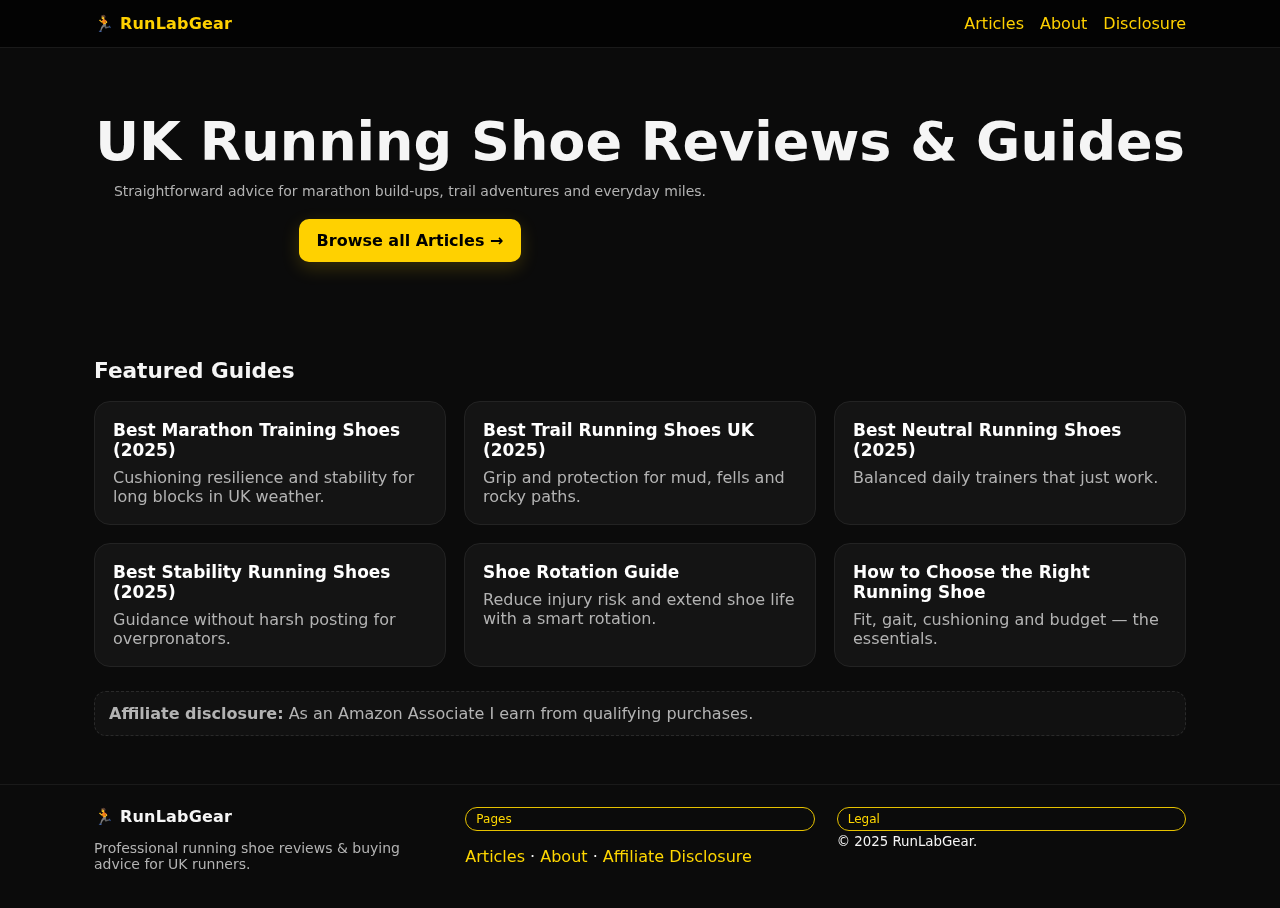
<file: index.html>
<!doctype html>
<html lang="en-GB">
<head>
  <meta charset="utf-8">
  <meta name="viewport" content="width=device-width,initial-scale=1">

  <!-- Canonical + robots -->
  <link rel="canonical" href="https://www.runlabgear.co.uk/">
  <meta name="robots" content="index,follow,max-image-preview:large">

  <!-- Basic SEO -->
  <title>RunLabGear · UK Running Shoe Reviews & Guides</title>
  <meta name="description" content="Expert UK running shoe reviews and buyer’s guides. Best marathon, trail, neutral and stability shoes for 2025, plus training tips and rotation advice.">

  <!-- Social previews (optional images; remove if you don’t have them yet) -->
  <meta property="og:type" content="website">
  <meta property="og:url" content="https://www.runlabgear.co.uk/">
  <meta property="og:title" content="RunLabGear · UK Running Shoe Reviews & Guides">
  <meta property="og:description" content="Expert UK running shoe reviews and buyer’s guides for UK runners.">
  <meta property="og:image" content="https://www.runlabgear.co.uk/assets/img/og-cover.jpg">
  <meta name="twitter:card" content="summary_large_image">
  <meta name="twitter:title" content="RunLabGear · UK Running Shoe Reviews & Guides">
  <meta name="twitter:description" content="Expert UK running shoe reviews and buyer’s guides for UK runners.">
  <meta name="twitter:image" content="https://www.runlabgear.co.uk/assets/img/og-cover.jpg">

  <link rel="icon" href="/assets/img/favicon.png">
  <link rel="apple-touch-icon" href="/assets/img/apple-touch-icon.png">
  <link rel="stylesheet" href="/assets/css/style.css">

  <!-- Minimal home-specific styles to match your dark theme -->
  <style>
    :root{
      --bg:#0b0b0b;
      --card:#141414;
      --card-border:#232323;
      --text:#f5f5f5;
      --muted:#b3b3b3;
      --accent:#ffd100; /* your yellow */
    }
    body{ background:var(--bg); color:var(--text); }
    .hero{ padding:64px 0 40px; text-align:center; }
    .hero h1{ margin:0 0 12px; font-size:clamp(28px,5vw,54px); }
    .hero p{ color:var(--muted); margin:0 0 20px; }
    .cta{
      display:inline-flex; align-items:center; gap:8px;
      padding:12px 18px; border-radius:10px;
      background:var(--accent); color:#000; text-decoration:none; font-weight:600;
      box-shadow:0 6px 18px rgba(255,209,0,.18);
    }
    .grid{ display:grid; gap:18px; grid-template-columns:repeat(auto-fit,minmax(260px,1fr)); margin-top:18px; }
    .card{
      display:block; text-decoration:none; color:inherit;
      background:var(--card); border:1px solid var(--card-border); border-radius:16px; padding:18px;
      transition:transform .18s ease, box-shadow .18s ease, border-color .18s ease;
    }
    .card h3{ margin:0 0 8px; font-size:1.06rem; color:#fff; }
    .card p{ margin:0; color:var(--muted); }
    .card:hover{ transform:translateY(-2px); border-color:#2e2e2e; box-shadow:0 10px 22px rgba(0,0,0,.35); }
    .section-title{ margin:12px 0 10px; font-size:1.35rem; }
    .subtle{ color:var(--muted); }
    .notice{ background:#111; border:1px dashed #2a2a2a; padding:12px 14px; border-radius:12px; color:var(--muted); }
    .nav .brand{ color:var(--accent) !important; font-weight:800; }
    .nav a{ color:var(--accent); }
  </style>

  <!-- Structured data -->
  <script type="application/ld+json">
  {
    "@context": "https://schema.org",
    "@type": "WebSite",
    "name": "RunLabGear",
    "url": "https://www.runlabgear.co.uk/",
    "potentialAction": {
      "@type": "SearchAction",
      "target": "https://www.runlabgear.co.uk/search?q={query}",
      "query-input": "required name=query"
    }
  }
  </script>
  <script type="application/ld+json">
  {
    "@context":"https://schema.org",
    "@type":"Organization",
    "name":"RunLabGear",
    "url":"https://www.runlabgear.co.uk/",
    "logo":"https://www.runlabgear.co.uk/assets/img/logo.png",
    "sameAs":[]
  }
  </script>
</head>
<body>
  <div class="nav">
    <div class="inner container">
      <a class="brand" href="/index.html">🏃 RunLabGear</a>
      <div style="display:flex;gap:16px;align-items:center">
        <a href="/articles/">Articles</a>
        <a href="/about.html">About</a>
        <a href="/disclosure.html">Disclosure</a>
      </div>
    </div>
  </div>

  <div class="inner container hero">
    <h1>UK Running Shoe Reviews & Guides</h1>
    <p class="subtle">Straightforward advice for marathon build-ups, trail adventures and everyday miles.</p>
    <p><a class="cta" href="/articles/">Browse all Articles →</a></p>
  </div>

  <div class="inner container">
    <h2 class="section-title">Featured Guides</h2>
    <div class="grid">
      <a class="card" href="/articles/best-marathon-shoes-2025.html">
        <h3>Best Marathon Training Shoes (2025)</h3>
        <p>Cushioning resilience and stability for long blocks in UK weather.</p>
      </a>
      <a class="card" href="/articles/best-trail-shoes-uk.html">
        <h3>Best Trail Running Shoes UK (2025)</h3>
        <p>Grip and protection for mud, fells and rocky paths.</p>
      </a>
      <a class="card" href="/articles/neutral-shoes-2025.html">
        <h3>Best Neutral Running Shoes (2025)</h3>
        <p>Balanced daily trainers that just work.</p>
      </a>
      <a class="card" href="/articles/stability-shoes-2025.html">
        <h3>Best Stability Running Shoes (2025)</h3>
        <p>Guidance without harsh posting for overpronators.</p>
      </a>
      <a class="card" href="/articles/shoe-rotation-guide.html">
        <h3>Shoe Rotation Guide</h3>
        <p>Reduce injury risk and extend shoe life with a smart rotation.</p>
      </a>
      <a class="card" href="/articles/choose-right-shoe.html">
        <h3>How to Choose the Right Running Shoe</h3>
        <p>Fit, gait, cushioning and budget — the essentials.</p>
      </a>
    </div>

    <div class="notice" style="margin-top:24px">
      <strong>Affiliate disclosure:</strong> As an Amazon Associate I earn from qualifying purchases.
    </div>
  </div>

  <div class="footer">
    <div class="inner container">
      <div><div class="brand">🏃 RunLabGear</div><p class="subtle">Professional running shoe reviews &amp; buying advice for UK runners.</p></div>
      <div><div class="badge">Pages</div><p><a href="/articles/">Articles</a> · <a href="/about.html">About</a> · <a href="/disclosure.html">Affiliate Disclosure</a></p></div>
      <div><div class="badge">Legal</div><small>© 2025 RunLabGear.</small></div>
    </div>
  </div>
</body>
</html>
</file>
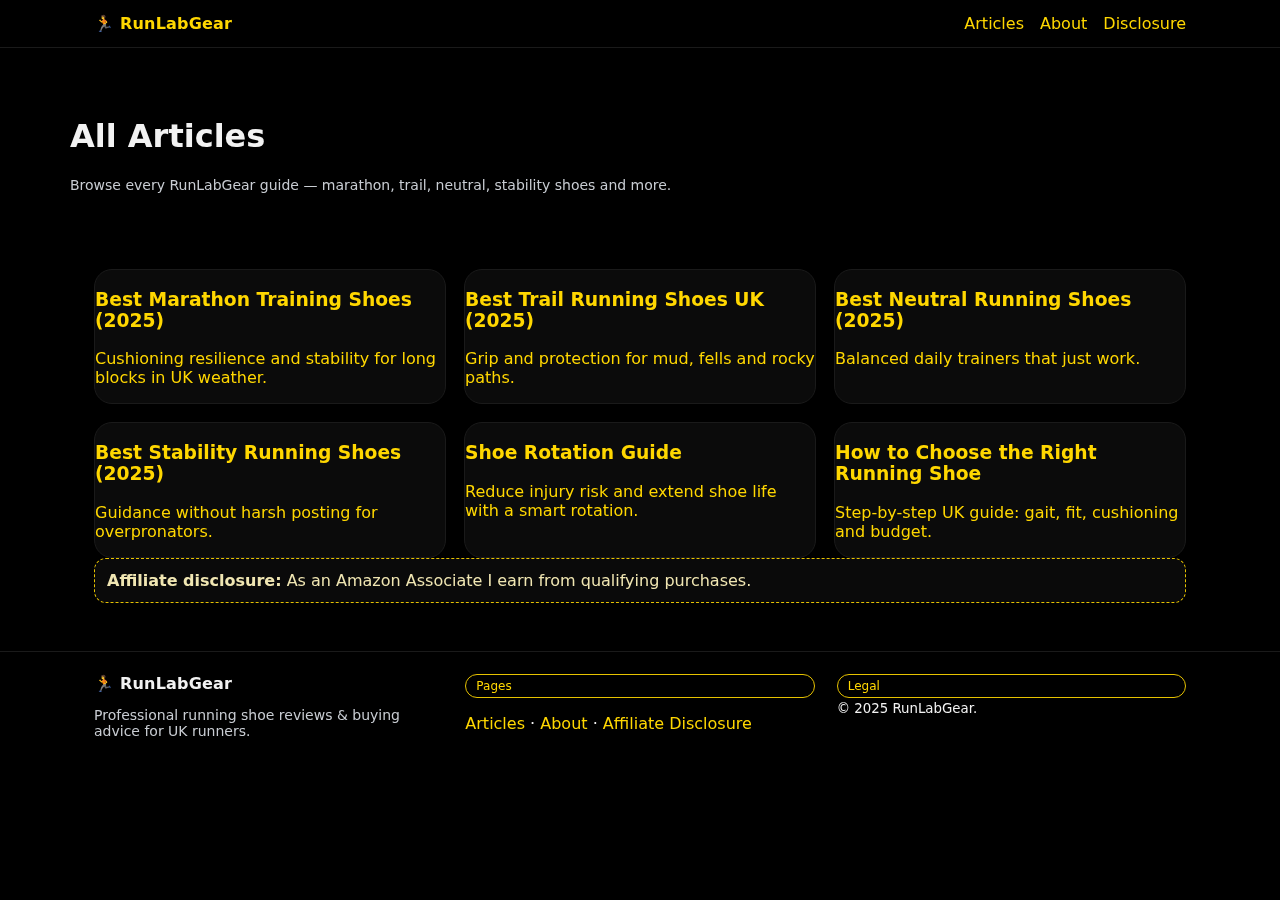
<file: articles/index.html>
<!doctype html>
<html lang="en-GB">
<head>
  <meta charset="utf-8">
  <meta name="viewport" content="width=device-width,initial-scale=1">
  <title>Articles · RunLabGear</title>
  <meta name="description" content="All RunLabGear running shoe reviews and buying guides. Best marathon, trail, neutral and stability shoes for 2025, plus rotation and how-to guides.">

  <link rel="canonical" href="https://www.runlabgear.co.uk/articles/">
  <link rel="icon" href="/assets/img/favicon.png">
  <link rel="apple-touch-icon" href="/assets/img/apple-touch-icon.png">
  <link rel="stylesheet" href="/assets/css/style.css">

  <!-- Social previews -->
  <meta property="og:type" content="website">
  <meta property="og:title" content="RunLabGear Articles">
  <meta property="og:description" content="Browse all RunLabGear shoe reviews and buying guides for UK runners.">
  <meta property="og:url" content="https://www.runlabgear.co.uk/articles/">
  <meta property="og:image" content="https://www.runlabgear.co.uk/assets/img/og-cover.jpg">
  <meta name="twitter:card" content="summary_large_image">

  <!-- GA4 -->
  <script async src="https://www.googletagmanager.com/gtag/js?id=G-VYHY9SVCZ1"></script>
  <script>
    window.dataLayer = window.dataLayer || [];
    function gtag(){dataLayer.push(arguments);}
    gtag('js', new Date());
    gtag('config', 'G-VYHY9SVCZ1');
  </script>
</head>
<body>
  <div class="nav">
    <div class="inner container">
      <a class="brand" href="/index.html">🏃 RunLabGear</a>
      <div style="display:flex;gap:16px;align-items:center">
        <a href="/articles/">Articles</a>
        <a href="/about.html">About</a>
        <a href="/disclosure.html">Disclosure</a>
      </div>
    </div>
  </div>

  <div class="inner container" style="padding:48px 0 20px">
    <h1>All Articles</h1>
    <p class="subtle">Browse every RunLabGear guide — marathon, trail, neutral, stability shoes and more.</p>
  </div>

  <div class="inner container">
    <div class="grid" style="display:grid;gap:18px;grid-template-columns:repeat(auto-fit,minmax(260px,1fr));margin-top:18px">
      <a class="card" href="/articles/best-marathon-shoes-2025.html"><h3>Best Marathon Training Shoes (2025)</h3><p>Cushioning resilience and stability for long blocks in UK weather.</p></a>
      <a class="card" href="/articles/best-trail-shoes-uk.html"><h3>Best Trail Running Shoes UK (2025)</h3><p>Grip and protection for mud, fells and rocky paths.</p></a>
      <a class="card" href="/articles/neutral-shoes-2025.html"><h3>Best Neutral Running Shoes (2025)</h3><p>Balanced daily trainers that just work.</p></a>
      <a class="card" href="/articles/stability-shoes-2025.html"><h3>Best Stability Running Shoes (2025)</h3><p>Guidance without harsh posting for overpronators.</p></a>
      <a class="card" href="/articles/shoe-rotation-guide.html"><h3>Shoe Rotation Guide</h3><p>Reduce injury risk and extend shoe life with a smart rotation.</p></a>
      <a class="card" href="/articles/choose-right-shoe.html"><h3>How to Choose the Right Running Shoe</h3><p>Step-by-step UK guide: gait, fit, cushioning and budget.</p></a>
    </div>

    <div class="notice"><strong>Affiliate disclosure:</strong> As an Amazon Associate I earn from qualifying purchases.</div>
  </div>

  <div class="footer">
    <div class="inner container">
      <div><div class="brand">🏃 RunLabGear</div><p class="subtle">Professional running shoe reviews &amp; buying advice for UK runners.</p></div>
      <div><div class="badge">Pages</div><p><a href="/articles/">Articles</a> · <a href="/about.html">About</a> · <a href="/disclosure.html">Affiliate Disclosure</a></p></div>
      <div><div class="badge">Legal</div><small>© 2025 RunLabGear.</small></div>
    </div>
  </div>

  <!-- Affiliate click tracking -->
  <script>
    document.addEventListener('click', function(e){
      const a = e.target.closest('a'); if(!a) return;
      const href = (a.getAttribute('href')||'').toLowerCase();
      const isAmazon = href.includes('amazon.co.uk') || href.includes('amzn.to');
      const rel = (a.getAttribute('rel')||'').toLowerCase();
      const isSponsored = rel.includes('sponsored') || rel.includes('nofollow');
      if (isAmazon || isSponsored) {
        gtag('event', 'affiliate_click', {
          event_category:'affiliate',
          event_label: href,
          link_text: (a.textContent||'').trim(),
          destination: isAmazon ? 'amazon' : 'other'
        });
      }
    }, {capture:true});
  </script>
</body>
</html>
</file>
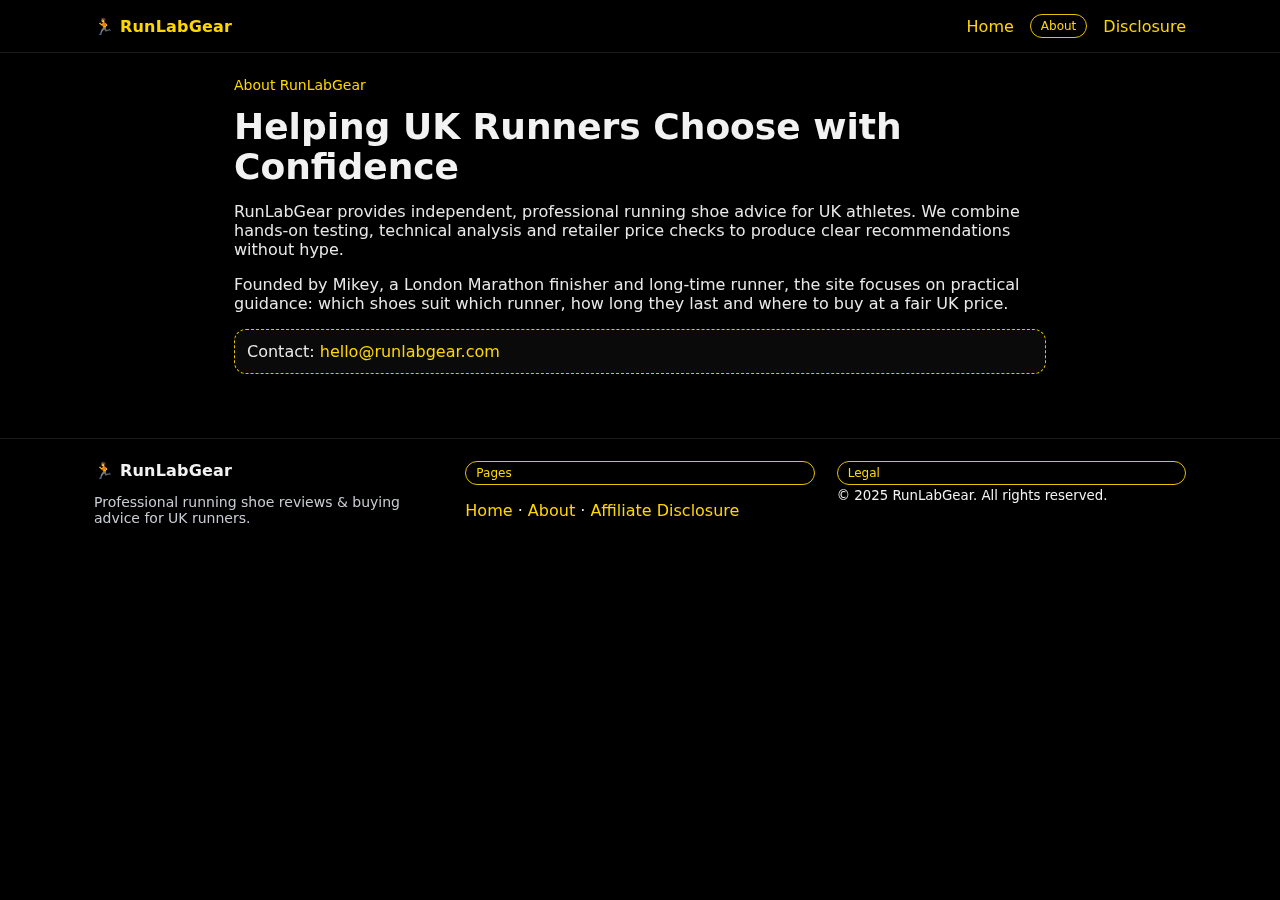
<file: about.html>
<!doctype html>
<html lang="en-GB"><head>
<meta charset="utf-8"><meta name="viewport" content="width=device-width,initial-scale=1">
<title>About RunLabGear · RunLabGear</title>
<meta name="description" content="Who we are and how we recommend running shoes at RunLabGear.">
<link rel="stylesheet" href="/assets/css/style.css">
<link rel="icon" href="/assets/img/favicon.png">
<meta property="og:site_name" content="RunLabGear">
<meta property="og:title" content="About RunLabGear">
<meta property="og:description" content="Who we are and how we recommend running shoes at RunLabGear.">
</head><body>
    <div class="nav">
      <div class="inner container">
        <a class="brand" href="/index.html">🏃 RunLabGear</a>
        <div style="display:flex;gap:16px;align-items:center">
          <a href="/index.html" >Home</a>
          <a href="/about.html" class="badge">About</a>
          <a href="/disclosure.html" >Disclosure</a>
        </div>
      </div>
    </div>
    
    <div class="article">
      <div class="meta">About RunLabGear</div>
      <h1>Helping UK Runners Choose with Confidence</h1>
      <p>RunLabGear provides independent, professional running shoe advice for UK athletes. We combine hands‑on testing, technical analysis and retailer price checks to produce clear recommendations without hype.</p>
      <p>Founded by Mikey, a London Marathon finisher and long‑time runner, the site focuses on practical guidance: which shoes suit which runner, how long they last and where to buy at a fair UK price.</p>
      <p class="notice">Contact: <a href="mailto:hello@runlabgear.com">hello@runlabgear.com</a></p>
    </div>
    
    <div class="footer">
      <div class="inner container">
        <div>
          <div class="brand">🏃 RunLabGear</div>
          <p class="subtle">Professional running shoe reviews & buying advice for UK runners.</p>
        </div>
        <div>
          <div class="badge">Pages</div>
          <p><a href="/index.html">Home</a> · <a href="/about.html">About</a> · <a href="/disclosure.html">Affiliate Disclosure</a></p>
        </div>
        <div>
          <div class="badge">Legal</div>
          <small>© 2025 RunLabGear. All rights reserved.</small>
        </div>
      </div>
    </div>
    </body></html>
</file>
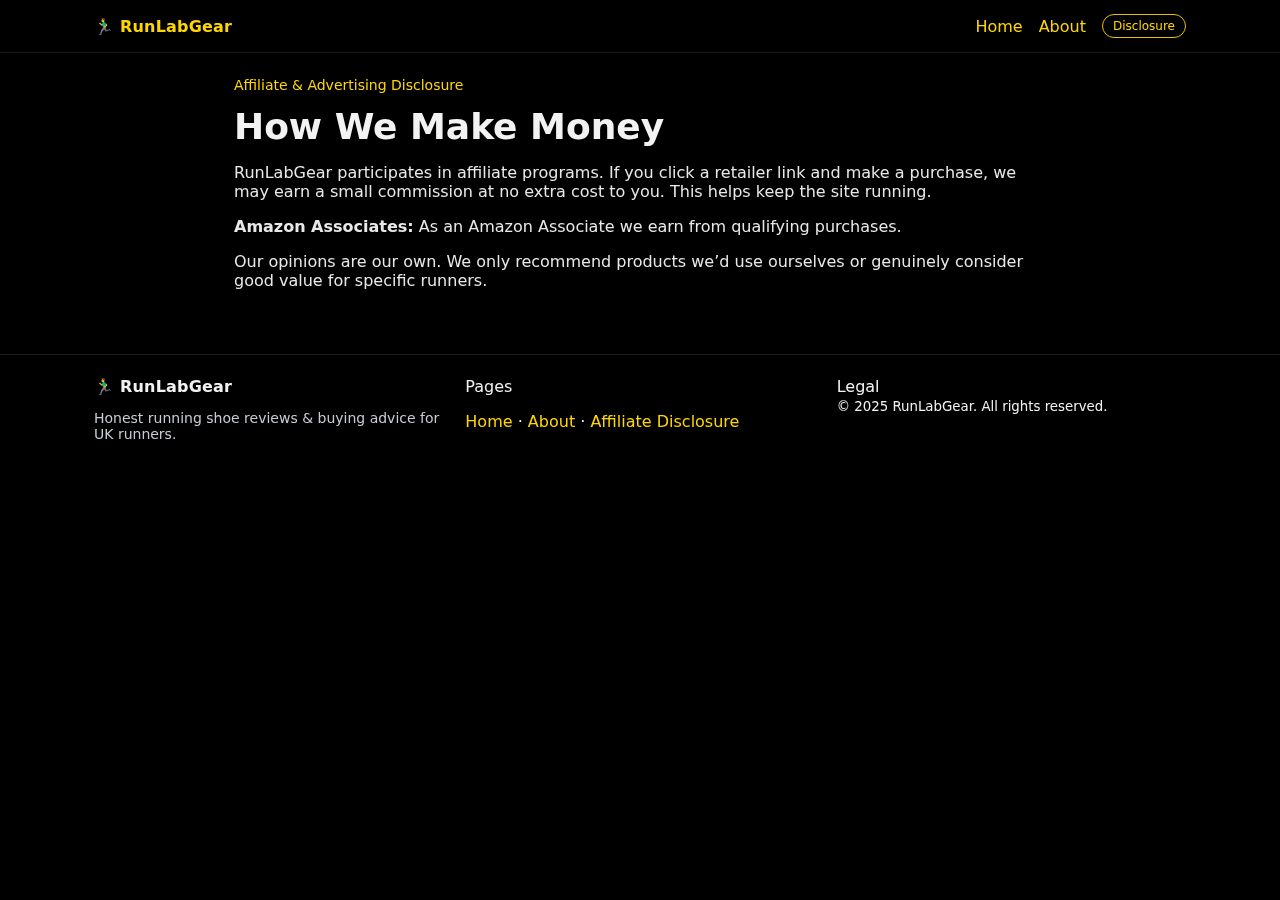
<file: disclosure.html>
<!doctype html>
<html lang="en-GB">
<head>
  <meta charset="utf-8">
  <meta name="viewport" content="width=device-width,initial-scale=1">
  <title>Affiliate Disclosure · RunLabGear</title>
  <meta name="description" content="RunLabGear uses affiliate links and may earn a commission on qualifying purchases. As an Amazon Associate we earn from qualifying purchases.">
  <link rel="canonical" href="https://runlabgear.com/">
  <meta property="og:site_name" content="RunLabGear">
  <meta property="og:title" content="Affiliate Disclosure">
  <meta property="og:description" content="RunLabGear uses affiliate links and may earn a commission on qualifying purchases. As an Amazon Associate we earn from qualifying purchases.">
  <meta property="og:type" content="website">
  <link rel="icon" href="/assets/img/favicon.png">
  <link rel="stylesheet" href="/assets/css/style.css">
</head>
<body>

    <div class="nav">
      <div class="inner container">
        <a class="brand" href="/index.html">🏃‍♂️ RunLabGear</a>
        <div style="display:flex;gap:16px;align-items:center">
          <a href="/index.html" >Home</a>
          <a href="/about.html" >About</a>
          <a href="/disclosure.html" class="badge">Disclosure</a>
        </div>
      </div>
    </div>
    

  <div class="article">
    <div class="meta">Affiliate & Advertising Disclosure</div>
    <h1>How We Make Money</h1>
    <p>RunLabGear participates in affiliate programs. If you click a retailer link and make a purchase, we may earn a small commission at no extra cost to you. This helps keep the site running.</p>
    <p><strong>Amazon Associates:</strong> As an Amazon Associate we earn from qualifying purchases.</p>
    <p>Our opinions are our own. We only recommend products we’d use ourselves or genuinely consider good value for specific runners.</p>
  </div>


    <div class="footer">
      <div class="inner container">
        <div>
          <div class="brand">🏃‍♂️ RunLabGear</div>
          <p class="subtle">Honest running shoe reviews & buying advice for UK runners.</p>
        </div>
        <div>
          <div class="kicker">Pages</div>
          <p><a href="/index.html">Home</a> · <a href="/about.html">About</a> · <a href="/disclosure.html">Affiliate Disclosure</a></p>
        </div>
        <div>
          <div class="kicker">Legal</div>
          <small>© 2025 RunLabGear. All rights reserved.</small>
        </div>
      </div>
    </div>
    
</body>
</html>
</file>
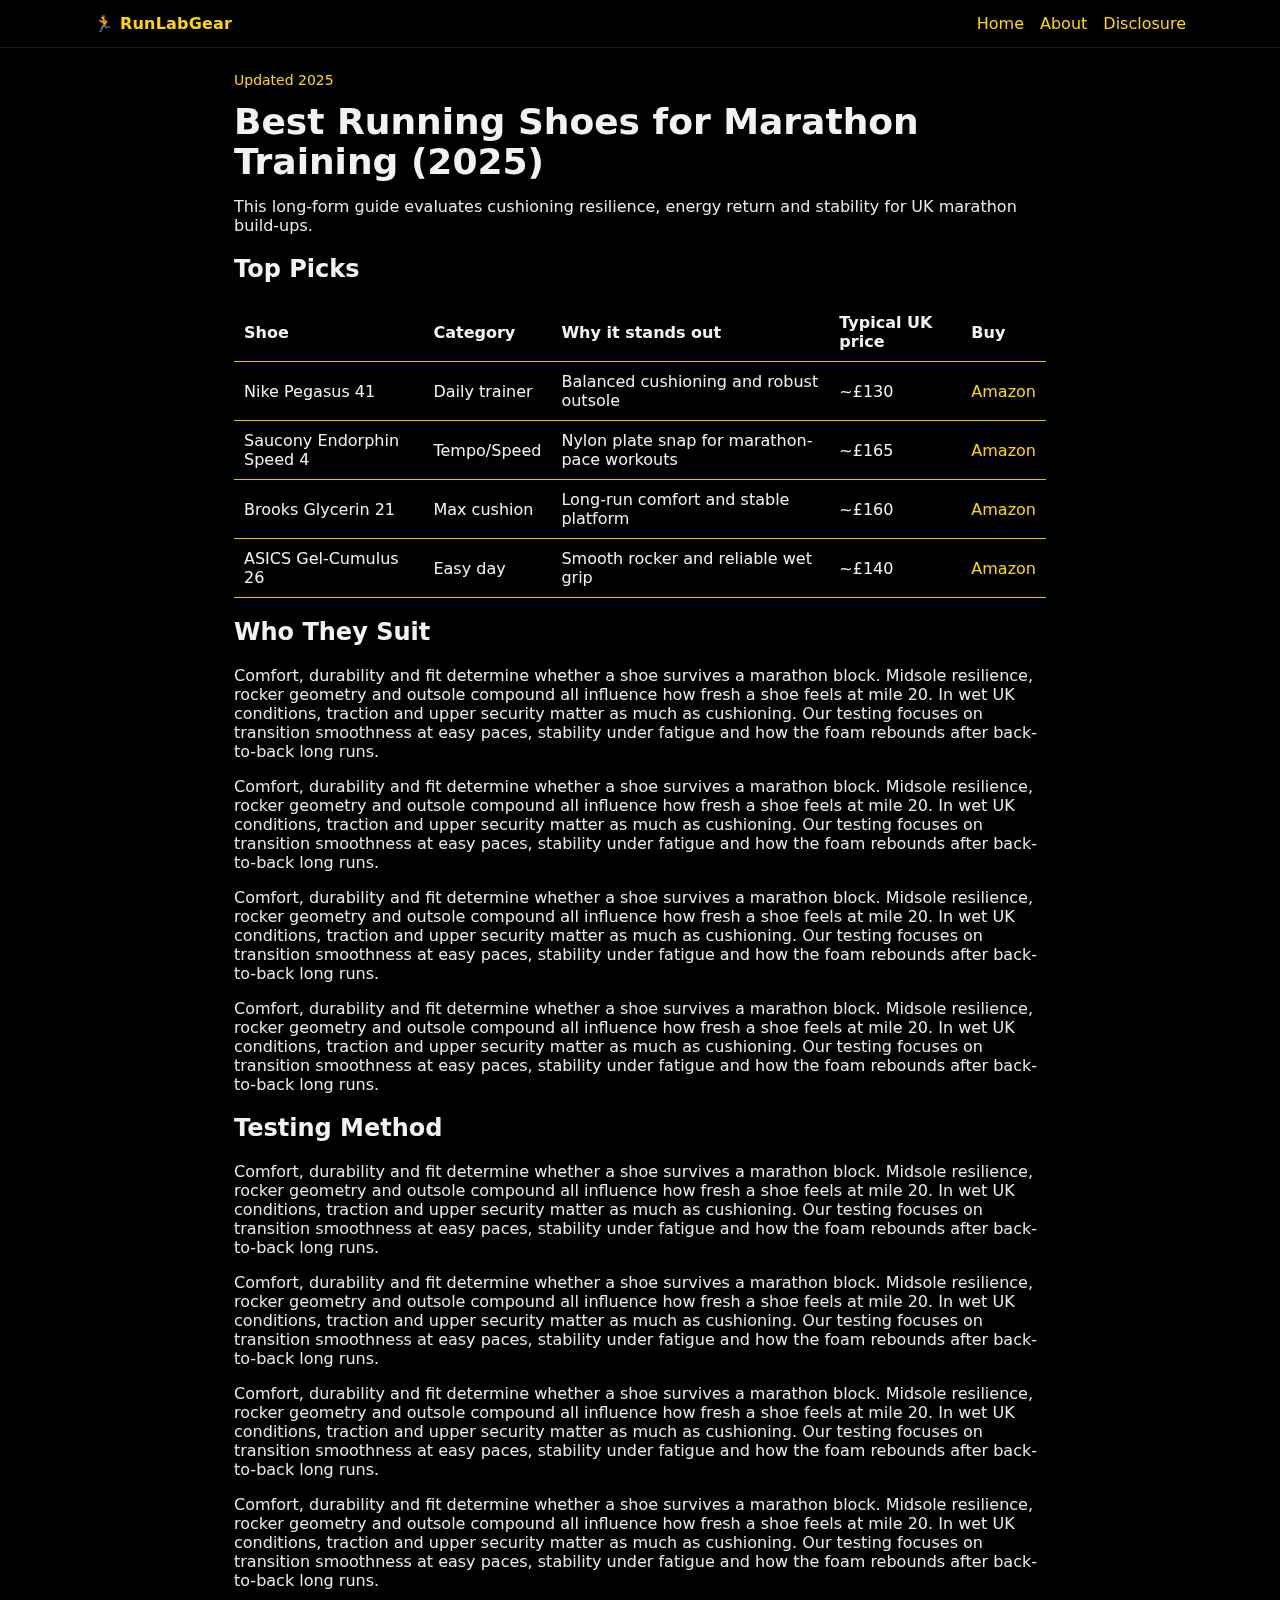
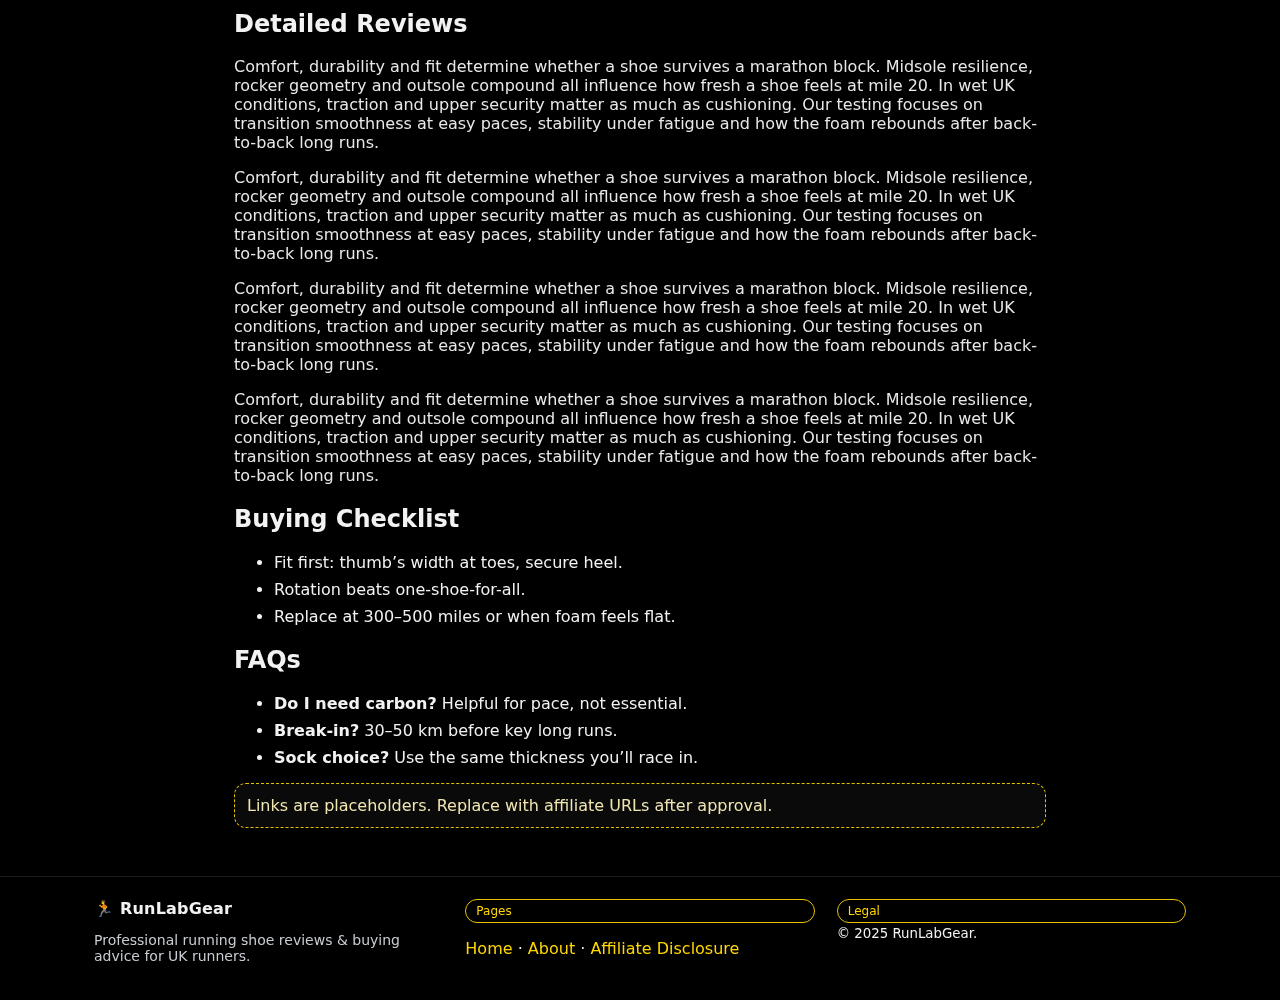
<file: articles/best-marathon-shoes-2025.html>
<!doctype html>
<html lang="en-GB">
<head>
  <meta charset="utf-8">
  <meta name="viewport" content="width=device-width,initial-scale=1">
  <title>Best Running Shoes for Marathon Training (2025) · RunLabGear</title>
  <meta name="description" content="Best Running Shoes for Marathon Training (2025)">
  <link rel="stylesheet" href="/assets/css/style.css">
</head>
<body>
  <!-- Nav -->
  <div class="nav">
    <div class="inner container">
      <a class="brand" href="/index.html">🏃 RunLabGear</a>
      <div style="display:flex;gap:16px;align-items:center">
        <a href="/index.html">Home</a>
        <a href="/about.html">About</a>
        <a href="/disclosure.html">Disclosure</a>
      </div>
    </div>
  </div>

  <!-- Article -->
  <div class="article">
    <div class="meta">Updated 2025</div>
    <h1>Best Running Shoes for Marathon Training (2025)</h1>
    <p>This long-form guide evaluates cushioning resilience, energy return and stability for UK marathon build-ups.</p>

    <h2>Top Picks</h2>
<table class="table">
  <thead>
    <tr>
      <th>Shoe</th>
      <th>Category</th>
      <th>Why it stands out</th>
      <th>Typical UK price</th>
      <th>Buy</th>
    </tr>
  </thead>
  <tbody>
    <!-- Nike Pegasus 41 -->
    <tr>
      <td>Nike Pegasus 41</td>
      <td>Daily trainer</td>
      <td>Balanced cushioning and robust outsole</td>
      <td>~£130</td>
      <td>
        <a href="https://www.amazon.co.uk/dp/B0DP2RVTTY/?tag=runlabgear-21"
           target="_blank"
           rel="nofollow sponsored noopener">
          Amazon
        </a>
      </td>
    </tr>

    <!-- Saucony Endorphin Speed 4 -->
    <tr>
      <td>Saucony Endorphin Speed 4</td>
      <td>Tempo/Speed</td>
      <td>Nylon plate snap for marathon-pace workouts</td>
      <td>~£165</td>
      <td>
        <a href="https://amzn.to/4oFPrSa"
           target="_blank"
           rel="nofollow sponsored noopener">
          Amazon
        </a>
      </td>
    </tr>

    <!-- Brooks Glycerin 21 -->
    <tr>
      <td>Brooks Glycerin 21</td>
      <td>Max cushion</td>
      <td>Long-run comfort and stable platform</td>
      <td>~£160</td>
      <td>
        <a href="https://amzn.to/4oDWPOd"
           target="_blank"
           rel="nofollow sponsored noopener">
          Amazon
        </a>
      </td>
    </tr>

    <!-- ASICS Gel-Cumulus 26 -->
    <tr>
      <td>ASICS Gel-Cumulus 26</td>
      <td>Easy day</td>
      <td>Smooth rocker and reliable wet grip</td>
      <td>~£140</td>
      <td>
        <a href="https://amzn.to/4mVLUxH"
           target="_blank"
           rel="nofollow sponsored noopener">
          Amazon
        </a>
      </td>
    </tr>
  </tbody>
</table>


    <h2>Who They Suit</h2>
    <p>Comfort, durability and fit determine whether a shoe survives a marathon block. Midsole resilience, rocker geometry and outsole compound all influence how fresh a shoe feels at mile 20. In wet UK conditions, traction and upper security matter as much as cushioning. Our testing focuses on transition smoothness at easy paces, stability under fatigue and how the foam rebounds after back-to-back long runs.</p>
    <p>Comfort, durability and fit determine whether a shoe survives a marathon block. Midsole resilience, rocker geometry and outsole compound all influence how fresh a shoe feels at mile 20. In wet UK conditions, traction and upper security matter as much as cushioning. Our testing focuses on transition smoothness at easy paces, stability under fatigue and how the foam rebounds after back-to-back long runs.</p>
    <p>Comfort, durability and fit determine whether a shoe survives a marathon block. Midsole resilience, rocker geometry and outsole compound all influence how fresh a shoe feels at mile 20. In wet UK conditions, traction and upper security matter as much as cushioning. Our testing focuses on transition smoothness at easy paces, stability under fatigue and how the foam rebounds after back-to-back long runs.</p>
    <p>Comfort, durability and fit determine whether a shoe survives a marathon block. Midsole resilience, rocker geometry and outsole compound all influence how fresh a shoe feels at mile 20. In wet UK conditions, traction and upper security matter as much as cushioning. Our testing focuses on transition smoothness at easy paces, stability under fatigue and how the foam rebounds after back-to-back long runs.</p>

    <h2>Testing Method</h2>
    <p>Comfort, durability and fit determine whether a shoe survives a marathon block. Midsole resilience, rocker geometry and outsole compound all influence how fresh a shoe feels at mile 20. In wet UK conditions, traction and upper security matter as much as cushioning. Our testing focuses on transition smoothness at easy paces, stability under fatigue and how the foam rebounds after back-to-back long runs.</p>
    <p>Comfort, durability and fit determine whether a shoe survives a marathon block. Midsole resilience, rocker geometry and outsole compound all influence how fresh a shoe feels at mile 20. In wet UK conditions, traction and upper security matter as much as cushioning. Our testing focuses on transition smoothness at easy paces, stability under fatigue and how the foam rebounds after back-to-back long runs.</p>
    <p>Comfort, durability and fit determine whether a shoe survives a marathon block. Midsole resilience, rocker geometry and outsole compound all influence how fresh a shoe feels at mile 20. In wet UK conditions, traction and upper security matter as much as cushioning. Our testing focuses on transition smoothness at easy paces, stability under fatigue and how the foam rebounds after back-to-back long runs.</p>
    <p>Comfort, durability and fit determine whether a shoe survives a marathon block. Midsole resilience, rocker geometry and outsole compound all influence how fresh a shoe feels at mile 20. In wet UK conditions, traction and upper security matter as much as cushioning. Our testing focuses on transition smoothness at easy paces, stability under fatigue and how the foam rebounds after back-to-back long runs.</p>

    <h2>Detailed Reviews</h2>
    <p>Comfort, durability and fit determine whether a shoe survives a marathon block. Midsole resilience, rocker geometry and outsole compound all influence how fresh a shoe feels at mile 20. In wet UK conditions, traction and upper security matter as much as cushioning. Our testing focuses on transition smoothness at easy paces, stability under fatigue and how the foam rebounds after back-to-back long runs.</p>
    <p>Comfort, durability and fit determine whether a shoe survives a marathon block. Midsole resilience, rocker geometry and outsole compound all influence how fresh a shoe feels at mile 20. In wet UK conditions, traction and upper security matter as much as cushioning. Our testing focuses on transition smoothness at easy paces, stability under fatigue and how the foam rebounds after back-to-back long runs.</p>
    <p>Comfort, durability and fit determine whether a shoe survives a marathon block. Midsole resilience, rocker geometry and outsole compound all influence how fresh a shoe feels at mile 20. In wet UK conditions, traction and upper security matter as much as cushioning. Our testing focuses on transition smoothness at easy paces, stability under fatigue and how the foam rebounds after back-to-back long runs.</p>
    <p>Comfort, durability and fit determine whether a shoe survives a marathon block. Midsole resilience, rocker geometry and outsole compound all influence how fresh a shoe feels at mile 20. In wet UK conditions, traction and upper security matter as much as cushioning. Our testing focuses on transition smoothness at easy paces, stability under fatigue and how the foam rebounds after back-to-back long runs.</p>

    <h2>Buying Checklist</h2>
    <ul class="list">
      <li>Fit first: thumb’s width at toes, secure heel.</li>
      <li>Rotation beats one-shoe-for-all.</li>
      <li>Replace at 300–500 miles or when foam feels flat.</li>
    </ul>

    <h2>FAQs</h2>
    <ul class="list">
      <li><strong>Do I need carbon?</strong> Helpful for pace, not essential.</li>
      <li><strong>Break-in?</strong> 30–50 km before key long runs.</li>
      <li><strong>Sock choice?</strong> Use the same thickness you’ll race in.</li>
    </ul>

    <div class="notice">Links are placeholders. Replace with affiliate URLs after approval.</div>
  </div>

  <!-- Footer -->
  <div class="footer">
    <div class="inner container">
      <div>
        <div class="brand">🏃 RunLabGear</div>
        <p class="subtle">Professional running shoe reviews & buying advice for UK runners.</p>
      </div>
      <div>
        <div class="badge">Pages</div>
        <p><a href="/index.html">Home</a> · <a href="/about.html">About</a> · <a href="/disclosure.html">Affiliate Disclosure</a></p>
      </div>
      <div>
        <div class="badge">Legal</div>
        <small>© 2025 RunLabGear.</small>
      </div>
    </div>
  </div>
</body>
</html>
</file>
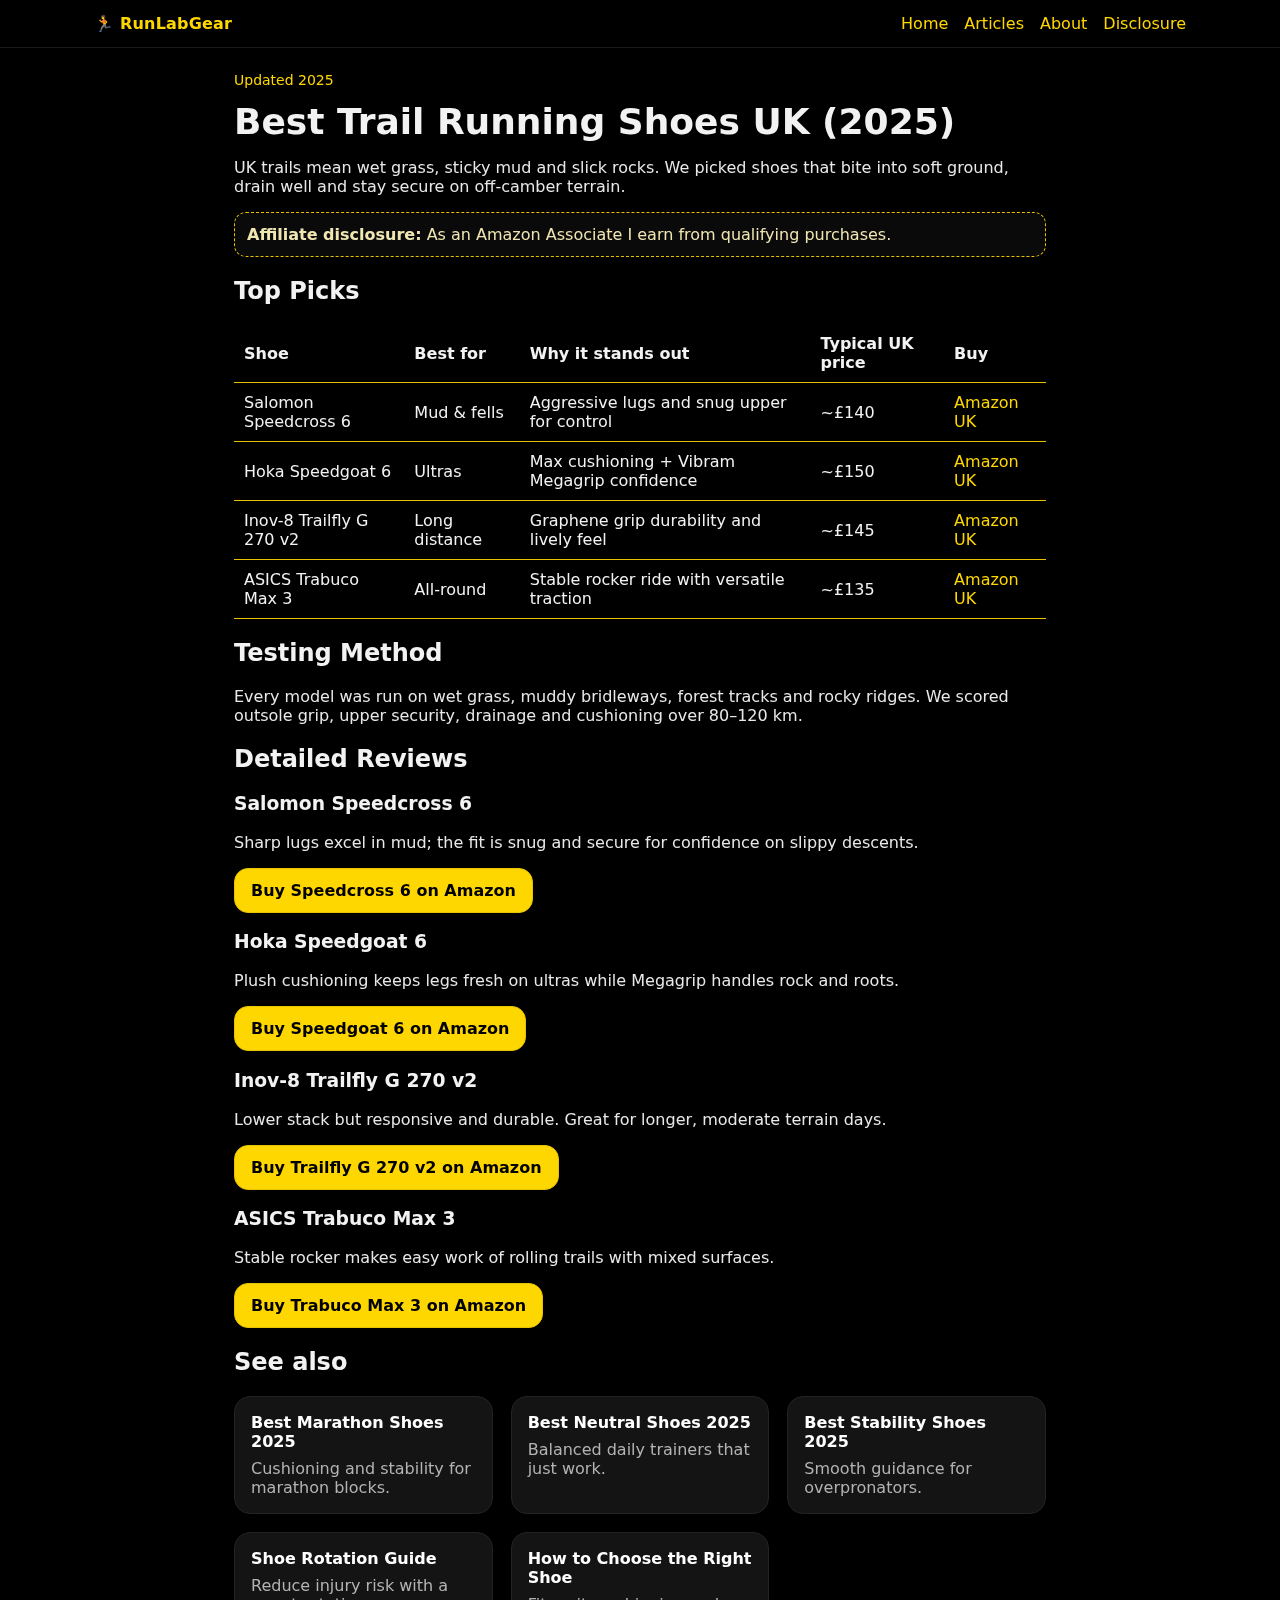
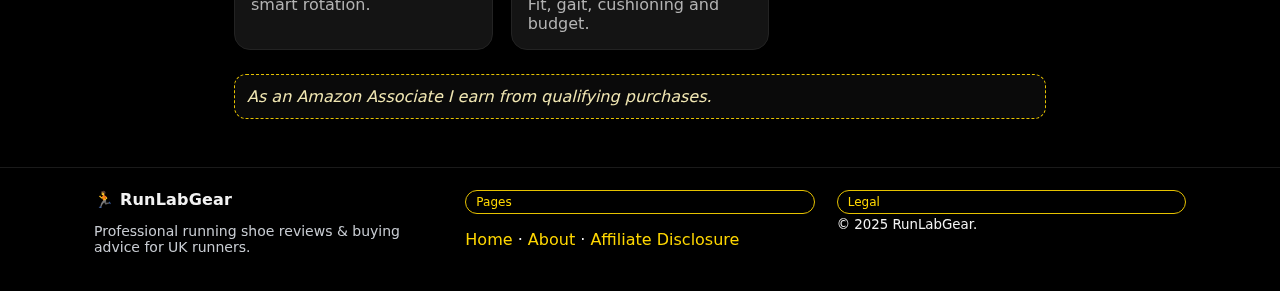
<file: articles/best-trail-shoes-uk.html>
<!doctype html>
<html lang="en-GB">
<head>
  <meta charset="utf-8">
  <meta name="viewport" content="width=device-width,initial-scale=1">
  <title>Best Trail Running Shoes UK (2025) · RunLabGear</title>
  <meta name="description" content="The best trail running shoes in the UK for 2025. Tested for grip, cushioning and durability on mud, fells and ultras.">
  <link rel="icon" href="/assets/img/favicon.png">
  <link rel="apple-touch-icon" href="/assets/img/apple-touch-icon.png">
  <link rel="stylesheet" href="/assets/css/style.css">
  <meta property="og:image" content="https://www.runlabgear.co.uk/assets/img/og-cover.jpg">
  <meta name="twitter:card" content="summary_large_image">
  <!-- GA4 -->
  <script async src="https://www.googletagmanager.com/gtag/js?id=G-VYHY9SVCZ1"></script>
  <script>window.dataLayer=window.dataLayer||[];function gtag(){dataLayer.push(arguments);}gtag('js',new Date());gtag('config','G-VYHY9SVCZ1');</script>
</head>
<body>
  <div class="nav"><div class="inner container">
    <a class="brand" href="/index.html">🏃 RunLabGear</a>
    <div style="display:flex;gap:16px;align-items:center">
      <a href="/index.html">Home</a><a href="/articles/">Articles</a><a href="/about.html">About</a><a href="/disclosure.html">Disclosure</a>
    </div></div></div>

  <div class="article">
    <div class="meta">Updated 2025</div>
    <h1>Best Trail Running Shoes UK (2025)</h1>
    <p>UK trails mean wet grass, sticky mud and slick rocks. We picked shoes that bite into soft ground, drain well and stay secure on off-camber terrain.</p>

    <div class="notice"><strong>Affiliate disclosure:</strong> As an Amazon Associate I earn from qualifying purchases.</div>

    <h2>Top Picks</h2>
    <table class="table">
      <thead><tr><th>Shoe</th><th>Best for</th><th>Why it stands out</th><th>Typical UK price</th><th>Buy</th></tr></thead>
      <tbody>
        <tr><td>Salomon Speedcross 6</td><td>Mud & fells</td><td>Aggressive lugs and snug upper for control</td><td>~£140</td><td><a href="https://www.amazon.co.uk/s?k=Salomon+Speedcross+6&i=sports&tag=runlabgear-21" target="_blank" rel="nofollow sponsored noopener">Amazon UK</a></td></tr>
        <tr><td>Hoka Speedgoat 6</td><td>Ultras</td><td>Max cushioning + Vibram Megagrip confidence</td><td>~£150</td><td><a href="https://www.amazon.co.uk/s?k=Hoka+Speedgoat+6&i=sports&tag=runlabgear-21" target="_blank" rel="nofollow sponsored noopener">Amazon UK</a></td></tr>
        <tr><td>Inov-8 Trailfly G 270 v2</td><td>Long distance</td><td>Graphene grip durability and lively feel</td><td>~£145</td><td><a href="https://www.amazon.co.uk/s?k=Inov-8+Trailfly+G+270+v2&i=sports&tag=runlabgear-21" target="_blank" rel="nofollow sponsored noopener">Amazon UK</a></td></tr>
        <tr><td>ASICS Trabuco Max 3</td><td>All-round</td><td>Stable rocker ride with versatile traction</td><td>~£135</td><td><a href="https://www.amazon.co.uk/s?k=ASICS+Trabuco+Max+3&i=sports&tag=runlabgear-21" target="_blank" rel="nofollow sponsored noopener">Amazon UK</a></td></tr>
      </tbody>
    </table>

    <h2>Testing Method</h2>
    <p>Every model was run on wet grass, muddy bridleways, forest tracks and rocky ridges. We scored outsole grip, upper security, drainage and cushioning over 80–120 km.</p>

    <h2>Detailed Reviews</h2>
    <h3>Salomon Speedcross 6</h3>
    <p>Sharp lugs excel in mud; the fit is snug and secure for confidence on slippy descents.</p>
    <p><a class="btn" target="_blank" href="https://www.amazon.co.uk/s?k=Salomon+Speedcross+6&i=sports&tag=runlabgear-21">Buy Speedcross 6 on Amazon</a></p>

    <h3>Hoka Speedgoat 6</h3>
    <p>Plush cushioning keeps legs fresh on ultras while Megagrip handles rock and roots.</p>
    <p><a class="btn" target="_blank" href="https://www.amazon.co.uk/s?k=Hoka+Speedgoat+6&i=sports&tag=runlabgear-21">Buy Speedgoat 6 on Amazon</a></p>

    <h3>Inov-8 Trailfly G 270 v2</h3>
    <p>Lower stack but responsive and durable. Great for longer, moderate terrain days.</p>
    <p><a class="btn" target="_blank" href="https://www.amazon.co.uk/s?k=Inov-8+Trailfly+G+270+v2&i=sports&tag=runlabgear-21">Buy Trailfly G 270 v2 on Amazon</a></p>

    <h3>ASICS Trabuco Max 3</h3>
    <p>Stable rocker makes easy work of rolling trails with mixed surfaces.</p>
    <p><a class="btn" target="_blank" href="https://www.amazon.co.uk/s?k=ASICS+Trabuco+Max+3&i=sports&tag=runlabgear-21">Buy Trabuco Max 3 on Amazon</a></p>

    <h2>See also</h2>
    <div class="grid" style="display:grid;gap:18px;grid-template-columns:repeat(auto-fit,minmax(240px,1fr));margin-top:16px">
      <a class="card" href="/articles/best-marathon-shoes-2025.html" style="display:block;text-decoration:none;color:inherit;background:#141414;border:1px solid #232323;border-radius:16px;padding:16px;"><h3 style="margin:0 0 8px;font-size:1rem;color:#fff">Best Marathon Shoes 2025</h3><p style="margin:0;color:#b3b3b3">Cushioning and stability for marathon blocks.</p></a>
      <a class="card" href="/articles/neutral-shoes-2025.html" style="display:block;text-decoration:none;color:inherit;background:#141414;border:1px solid #232323;border-radius:16px;padding:16px;"><h3 style="margin:0 0 8px;font-size:1rem;color:#fff">Best Neutral Shoes 2025</h3><p style="margin:0;color:#b3b3b3">Balanced daily trainers that just work.</p></a>
      <a class="card" href="/articles/stability-shoes-2025.html" style="display:block;text-decoration:none;color:inherit;background:#141414;border:1px solid #232323;border-radius:16px;padding:16px;"><h3 style="margin:0 0 8px;font-size:1rem;color:#fff">Best Stability Shoes 2025</h3><p style="margin:0;color:#b3b3b3">Smooth guidance for overpronators.</p></a>
      <a class="card" href="/articles/shoe-rotation-guide.html" style="display:block;text-decoration:none;color:inherit;background:#141414;border:1px solid #232323;border-radius:16px;padding:16px;"><h3 style="margin:0 0 8px;font-size:1rem;color:#fff">Shoe Rotation Guide</h3><p style="margin:0;color:#b3b3b3">Reduce injury risk with a smart rotation.</p></a>
      <a class="card" href="/articles/choose-right-shoe.html" style="display:block;text-decoration:none;color:inherit;background:#141414;border:1px solid #232323;border-radius:16px;padding:16px;"><h3 style="margin:0 0 8px;font-size:1rem;color:#fff">How to Choose the Right Shoe</h3><p style="margin:0;color:#b3b3b3">Fit, gait, cushioning and budget.</p></a>
    </div>

    <div class="notice" style="margin-top:24px"><em>As an Amazon Associate I earn from qualifying purchases.</em></div>
  </div>

  <div class="footer"><div class="inner container">
    <div><div class="brand">🏃 RunLabGear</div><p class="subtle">Professional running shoe reviews &amp; buying advice for UK runners.</p></div>
    <div><div class="badge">Pages</div><p><a href="/index.html">Home</a> · <a href="/about.html">About</a> · <a href="/disclosure.html">Affiliate Disclosure</a></p></div>
    <div><div class="badge">Legal</div><small>© 2025 RunLabGear.</small></div>
  </div></div>

  <!-- Affiliate click tracking -->
  <script>
    document.addEventListener('click', function(e){
      const a = e.target.closest('a'); if(!a) return;
      const href = (a.getAttribute('href')||'').toLowerCase();
      const isAmazon = href.includes('amazon.co.uk') || href.includes('amzn.to');
      const rel = (a.getAttribute('rel')||'').toLowerCase();
      const isSponsored = rel.includes('sponsored') || rel.includes('nofollow');
      if (isAmazon || isSponsored) {
        gtag('event', 'affiliate_click', {event_category:'affiliate', event_label:href, link_text:(a.textContent||'').trim(), destination:isAmazon?'amazon':'other'});
      }
    }, {capture:true});
  </script>

  <script type="application/ld+json">
  {"@context":"https://schema.org","@type":"FAQPage","mainEntity":[
    {"@type":"Question","name":"What lugs work best in UK mud?","acceptedAnswer":{"@type":"Answer","text":"Deeper, widely spaced lugs (4–6 mm) shed mud and grip soft ground better."}},
    {"@type":"Question","name":"Do I need a rock plate?","acceptedAnswer":{"@type":"Answer","text":"Helpful on rocky trails for protection, less critical on soft forest paths."}}
  ]}
  </script>
</body>
</html>
</file>
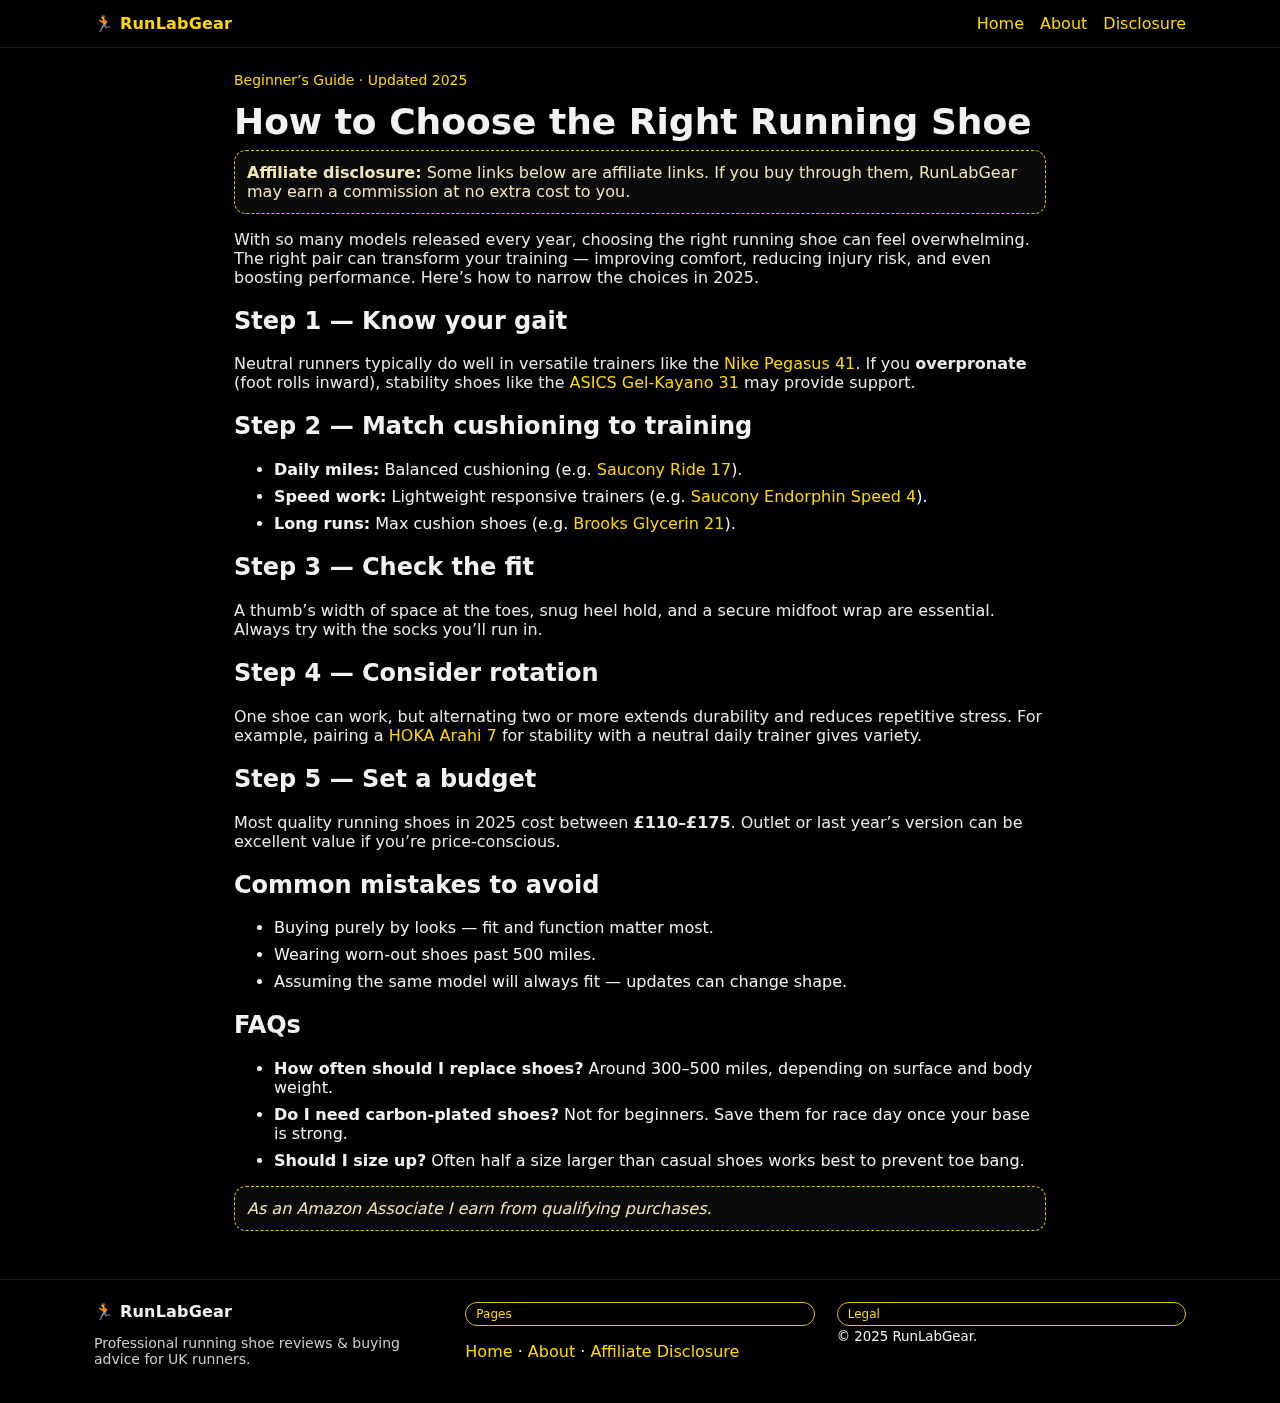
<file: articles/choose-right-shoe.html>
<!doctype html>
<html lang="en-GB">
<head>
  <meta charset="utf-8">
  <meta name="viewport" content="width=device-width,initial-scale=1">
  <title>How to Choose the Right Running Shoe (2025) · RunLabGear</title>
  <meta name="description" content="Step-by-step guide to choosing the right running shoe in 2025. Neutral vs stability, cushioning levels, fit, rotation and budget explained.">
  <link rel="stylesheet" href="/assets/css/style.css">
</head>
<body>
  <div class="nav">
    <div class="inner container">
      <a class="brand" href="/index.html">🏃 RunLabGear</a>
      <div style="display:flex;gap:16px;align-items:center">
        <a href="/index.html">Home</a>
        <a href="/about.html">About</a>
        <a href="/disclosure.html">Disclosure</a>
      </div>
    </div>
  </div>

  <div class="article">
    <div class="meta">Beginner’s Guide · Updated 2025</div>
    <h1>How to Choose the Right Running Shoe</h1>

    <div class="notice"><strong>Affiliate disclosure:</strong> Some links below are affiliate links. If you buy through them, RunLabGear may earn a commission at no extra cost to you.</div>

    <p>With so many models released every year, choosing the right running shoe can feel overwhelming. The right pair can transform your training — improving comfort, reducing injury risk, and even boosting performance. Here’s how to narrow the choices in 2025.</p>

    <h2>Step 1 — Know your gait</h2>
    <p>Neutral runners typically do well in versatile trainers like the <a href="https://www.amazon.co.uk/s?k=Nike+Pegasus+41&i=sports&tag=runlabgear-21" target="_blank">Nike Pegasus 41</a>. If you <strong>overpronate</strong> (foot rolls inward), stability shoes like the <a href="https://www.amazon.co.uk/s?k=ASICS+Gel+Kayano+31&i=sports&tag=runlabgear-21" target="_blank">ASICS Gel-Kayano 31</a> may provide support.</p>

    <h2>Step 2 — Match cushioning to training</h2>
    <ul class="list">
      <li><strong>Daily miles:</strong> Balanced cushioning (e.g. <a href="https://www.amazon.co.uk/s?k=Saucony+Ride+17&i=sports&tag=runlabgear-21" target="_blank">Saucony Ride 17</a>).</li>
      <li><strong>Speed work:</strong> Lightweight responsive trainers (e.g. <a href="https://www.amazon.co.uk/s?k=Saucony+Endorphin+Speed+4&i=sports&tag=runlabgear-21" target="_blank">Saucony Endorphin Speed 4</a>).</li>
      <li><strong>Long runs:</strong> Max cushion shoes (e.g. <a href="https://www.amazon.co.uk/s?k=Brooks+Glycerin+21&i=sports&tag=runlabgear-21" target="_blank">Brooks Glycerin 21</a>).</li>
    </ul>

    <h2>Step 3 — Check the fit</h2>
    <p>A thumb’s width of space at the toes, snug heel hold, and a secure midfoot wrap are essential. Always try with the socks you’ll run in.</p>

    <h2>Step 4 — Consider rotation</h2>
    <p>One shoe can work, but alternating two or more extends durability and reduces repetitive stress. For example, pairing a <a href="https://www.amazon.co.uk/s?k=HOKA+Arahi+7&i=sports&tag=runlabgear-21" target="_blank">HOKA Arahi 7</a> for stability with a neutral daily trainer gives variety.</p>

    <h2>Step 5 — Set a budget</h2>
    <p>Most quality running shoes in 2025 cost between <strong>£110–£175</strong>. Outlet or last year’s version can be excellent value if you’re price-conscious.</p>

    <h2>Common mistakes to avoid</h2>
    <ul class="list">
      <li>Buying purely by looks — fit and function matter most.</li>
      <li>Wearing worn-out shoes past 500 miles.</li>
      <li>Assuming the same model will always fit — updates can change shape.</li>
    </ul>

    <h2>FAQs</h2>
    <ul class="list">
      <li><strong>How often should I replace shoes?</strong> Around 300–500 miles, depending on surface and body weight.</li>
      <li><strong>Do I need carbon-plated shoes?</strong> Not for beginners. Save them for race day once your base is strong.</li>
      <li><strong>Should I size up?</strong> Often half a size larger than casual shoes works best to prevent toe bang.</li>
    </ul>

    <div class="notice"><em>As an Amazon Associate I earn from qualifying purchases.</em></div>
  </div>

  <div class="footer">
    <div class="inner container">
      <div><div class="brand">🏃 RunLabGear</div><p class="subtle">Professional running shoe reviews & buying advice for UK runners.</p></div>
      <div><div class="badge">Pages</div><p><a href="/index.html">Home</a> · <a href="/about.html">About</a> · <a href="/disclosure.html">Affiliate Disclosure</a></p></div>
      <div><div class="badge">Legal</div><small>© 2025 RunLabGear.</small></div>
    </div>
  </div>
</body>
</html>
</file>
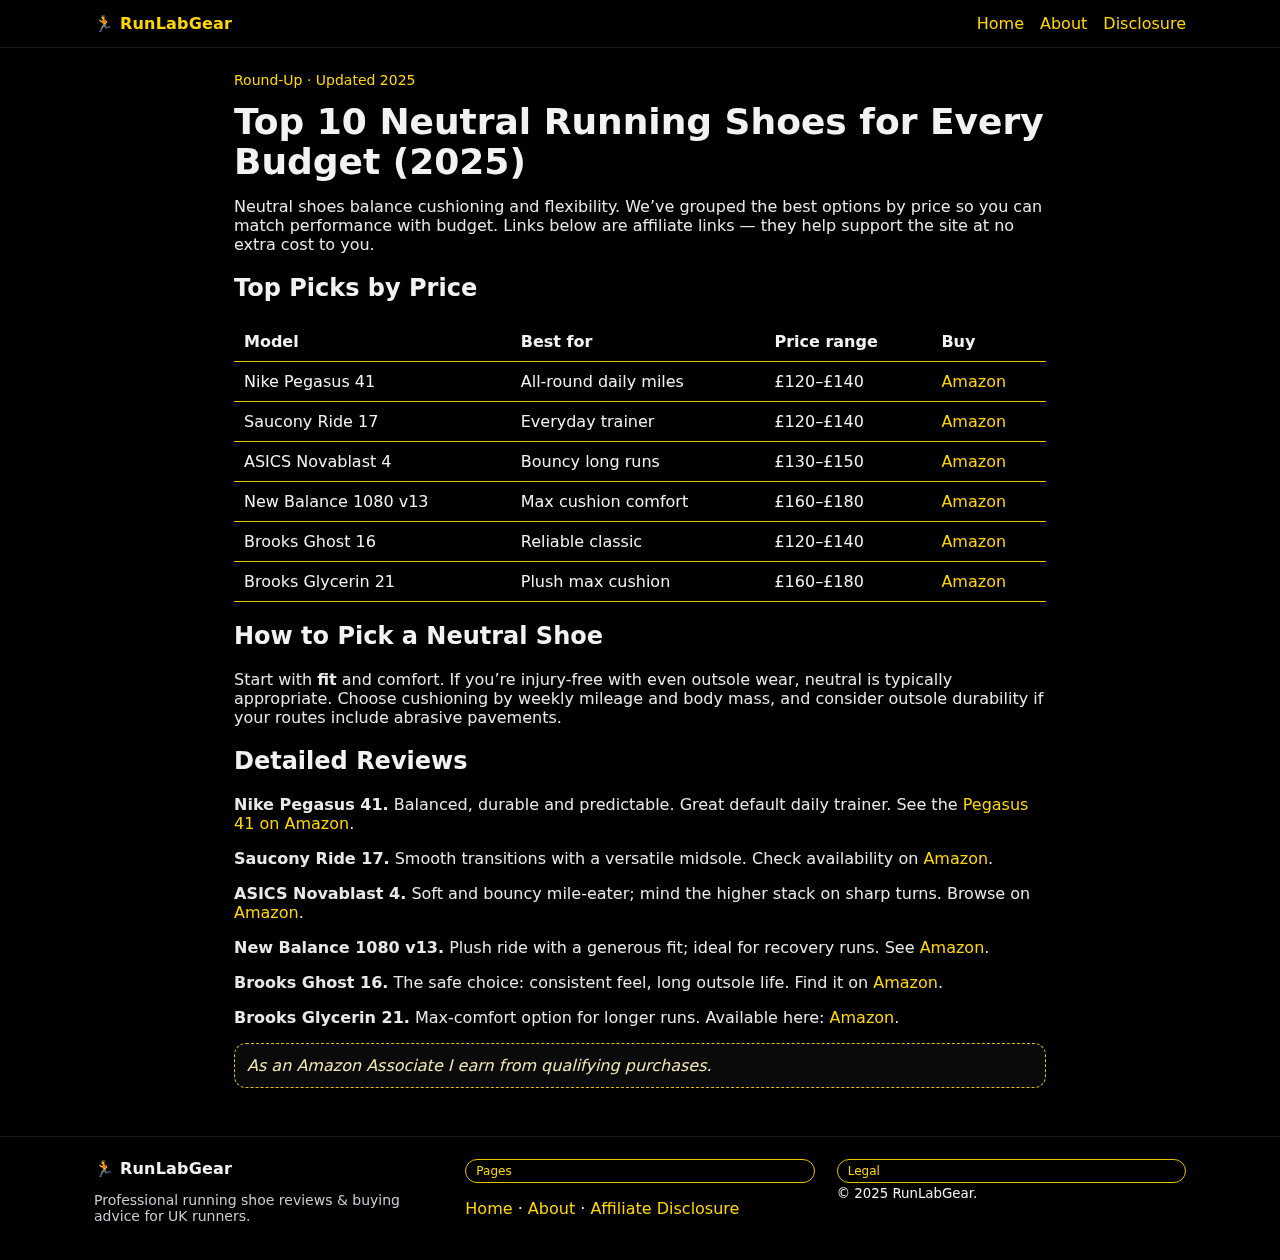
<file: articles/neutral-shoes-2025.html>
<!doctype html>
<html lang="en-GB">
<head>
  <meta charset="utf-8">
  <meta name="viewport" content="width=device-width,initial-scale=1">
  <title>Top 10 Neutral Running Shoes for Every Budget (2025) · RunLabGear</title>
  <meta name="description" content="Neutral running shoes grouped by UK price brackets with buying advice and top picks.">
  <link rel="stylesheet" href="/assets/css/style.css">
</head>
<body>
  <div class="nav">
    <div class="inner container">
      <a class="brand" href="/index.html">🏃 RunLabGear</a>
      <div style="display:flex;gap:16px;align-items:center">
        <a href="/index.html">Home</a>
        <a href="/about.html">About</a>
        <a href="/disclosure.html">Disclosure</a>
      </div>
    </div>
  </div>

  <div class="article">
    <div class="meta">Round-Up · Updated 2025</div>
    <h1>Top 10 Neutral Running Shoes for Every Budget (2025)</h1>
    <p>Neutral shoes balance cushioning and flexibility. We’ve grouped the best options by price so you can match performance with budget. Links below are affiliate links — they help support the site at no extra cost to you.</p>

    <h2>Top Picks by Price</h2>
    <table class="table">
      <thead>
        <tr>
          <th>Model</th>
          <th>Best for</th>
          <th>Price range</th>
          <th>Buy</th>
        </tr>
      </thead>
      <tbody>
        <!-- Hybrid links -->
        <tr>
          <td>Nike Pegasus 41</td>
          <td>All-round daily miles</td>
          <td>£120–£140</td>
          <td><a href="https://www.amazon.co.uk/dp/B0DP2RVTTY/?tag=runlabgear-21" target="_blank" rel="nofollow sponsored noopener">Amazon</a></td>
        </tr>
        <tr>
          <td>Saucony Ride 17</td>
          <td>Everyday trainer</td>
          <td>£120–£140</td>
          <td><a href="https://www.amazon.co.uk/s?k=Saucony+Ride+17&tag=runlabgear-21" target="_blank" rel="nofollow sponsored noopener">Amazon</a></td>
        </tr>
        <tr>
          <td>ASICS Novablast 4</td>
          <td>Bouncy long runs</td>
          <td>£130–£150</td>
          <td><a href="https://www.amazon.co.uk/s?k=ASICS+Novablast+4&tag=runlabgear-21" target="_blank" rel="nofollow sponsored noopener">Amazon</a></td>
        </tr>
        <tr>
          <td>New Balance 1080 v13</td>
          <td>Max cushion comfort</td>
          <td>£160–£180</td>
          <td><a href="https://www.amazon.co.uk/s?k=New+Balance+1080+v13&tag=runlabgear-21" target="_blank" rel="nofollow sponsored noopener">Amazon</a></td>
        </tr>
        <tr>
          <td>Brooks Ghost 16</td>
          <td>Reliable classic</td>
          <td>£120–£140</td>
          <td><a href="https://www.amazon.co.uk/s?k=Brooks+Ghost+16&tag=runlabgear-21" target="_blank" rel="nofollow sponsored noopener">Amazon</a></td>
        </tr>
        <tr>
          <td>Brooks Glycerin 21</td>
          <td>Plush max cushion</td>
          <td>£160–£180</td>
          <td><a href="https://amzn.to/4oDWPOd" target="_blank" rel="nofollow sponsored noopener">Amazon</a></td>
        </tr>
      </tbody>
    </table>

    <h2>How to Pick a Neutral Shoe</h2>
    <p>Start with <strong>fit</strong> and comfort. If you’re injury-free with even outsole wear, neutral is typically appropriate. Choose cushioning by weekly mileage and body mass, and consider outsole durability if your routes include abrasive pavements.</p>

    <h2>Detailed Reviews</h2>
    <p><strong>Nike Pegasus 41.</strong> Balanced, durable and predictable. Great default daily trainer. See the <a href="https://www.amazon.co.uk/dp/B0DP2RVTTY/?tag=runlabgear-21" target="_blank" rel="nofollow sponsored noopener">Pegasus 41 on Amazon</a>.</p>
    <p><strong>Saucony Ride 17.</strong> Smooth transitions with a versatile midsole. Check availability on <a href="https://www.amazon.co.uk/s?k=Saucony+Ride+17&tag=runlabgear-21" target="_blank" rel="nofollow sponsored noopener">Amazon</a>.</p>
    <p><strong>ASICS Novablast 4.</strong> Soft and bouncy mile-eater; mind the higher stack on sharp turns. Browse on <a href="https://www.amazon.co.uk/s?k=ASICS+Novablast+4&tag=runlabgear-21" target="_blank" rel="nofollow sponsored noopener">Amazon</a>.</p>
    <p><strong>New Balance 1080 v13.</strong> Plush ride with a generous fit; ideal for recovery runs. See <a href="https://www.amazon.co.uk/s?k=New+Balance+1080+v13&tag=runlabgear-21" target="_blank" rel="nofollow sponsored noopener">Amazon</a>.</p>
    <p><strong>Brooks Ghost 16.</strong> The safe choice: consistent feel, long outsole life. Find it on <a href="https://www.amazon.co.uk/s?k=Brooks+Ghost+16&tag=runlabgear-21" target="_blank" rel="nofollow sponsored noopener">Amazon</a>.</p>
    <p><strong>Brooks Glycerin 21.</strong> Max-comfort option for longer runs. Available here: <a href="https://amzn.to/4oDWPOd" target="_blank" rel="nofollow sponsored noopener">Amazon</a>.</p>

    <div class="notice"><em>As an Amazon Associate I earn from qualifying purchases.</em></div>
  </div>

  <div class="footer">
    <div class="inner container">
      <div><div class="brand">🏃 RunLabGear</div><p class="subtle">Professional running shoe reviews & buying advice for UK runners.</p></div>
      <div><div class="badge">Pages</div><p><a href="/index.html">Home</a> · <a href="/about.html">About</a> · <a href="/disclosure.html">Affiliate Disclosure</a></p></div>
      <div><div class="badge">Legal</div><small>© 2025 RunLabGear.</small></div>
    </div>
  </div>
</body>
</html>
</file>
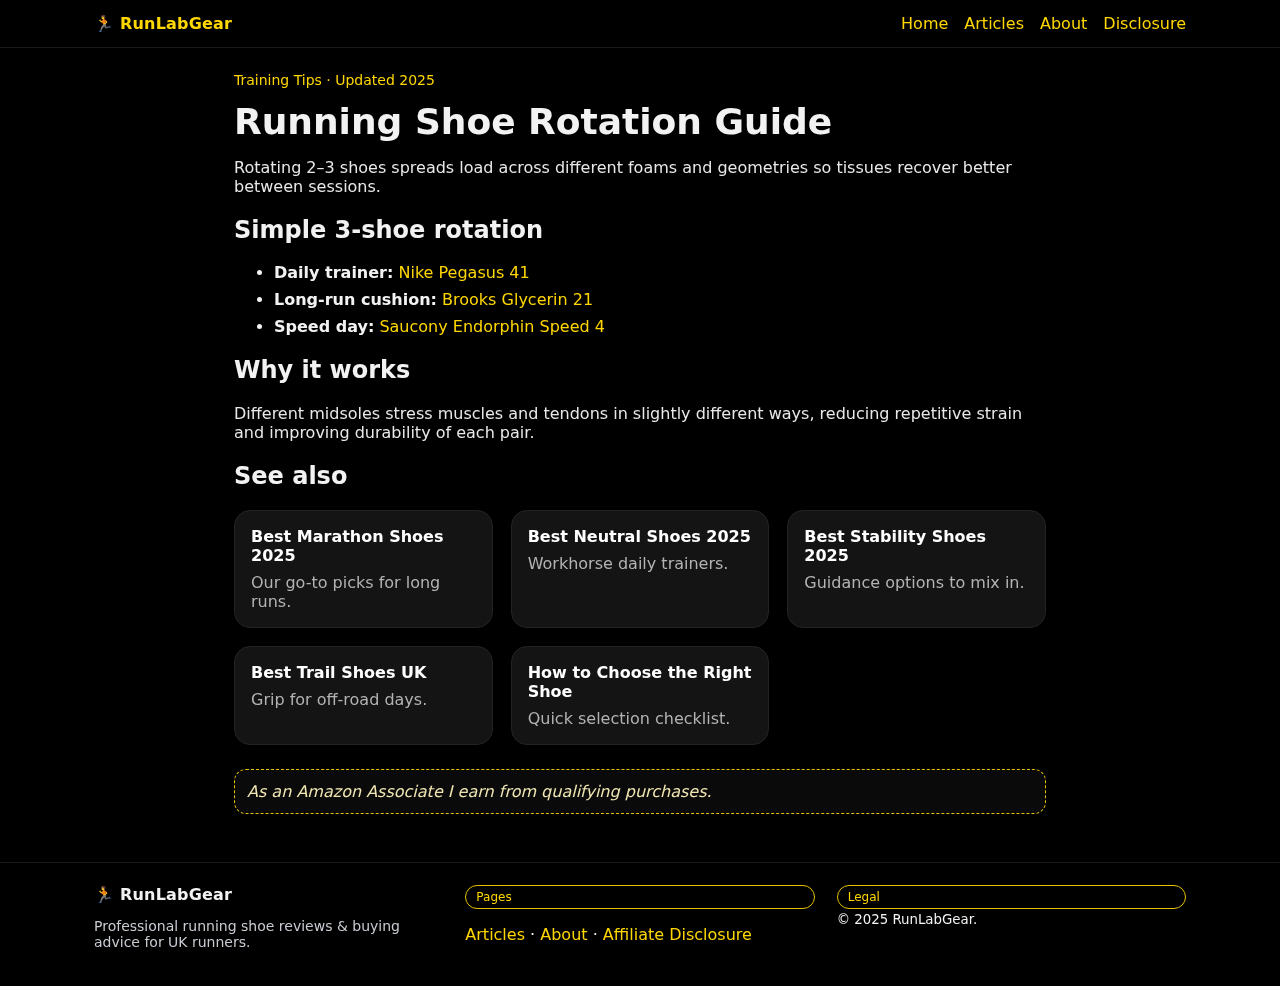
<file: articles/shoe-rotation-guide.html>
<!doctype html>
<html lang="en-GB">
<head>
  <meta charset="utf-8">
  <meta name="viewport" content="width=device-width,initial-scale=1">

  <title>Running Shoe Rotation Guide · RunLabGear</title>
  <meta name="description" content="Build a smart running shoe rotation to reduce injury risk and improve performance. Daily trainer, long-run cushion and speed day picks for UK runners.">

  <link rel="canonical" href="https://www.runlabgear.co.uk/articles/shoe-rotation-guide.html">
  <link rel="icon" href="/assets/img/favicon.png">
  <link rel="apple-touch-icon" href="/assets/img/apple-touch-icon.png">
  <link rel="stylesheet" href="/assets/css/style.css">

  <!-- Social previews -->
  <meta property="og:type" content="article">
  <meta property="og:title" content="Running Shoe Rotation Guide · RunLabGear">
  <meta property="og:description" content="Reduce injury risk and extend shoe life with a balanced 2–3 shoe rotation.">
  <meta property="og:url" content="https://www.runlabgear.co.uk/articles/shoe-rotation-guide.html">
  <meta property="og:image" content="https://www.runlabgear.co.uk/assets/img/og-cover.jpg">
  <meta name="twitter:card" content="summary_large_image">

  <!-- GA4 -->
  <script async src="https://www.googletagmanager.com/gtag/js?id=G-VYHY9SVCZ1"></script>
  <script>
    window.dataLayer = window.dataLayer || [];
    function gtag(){dataLayer.push(arguments);}
    gtag('js', new Date());
    gtag('config', 'G-VYHY9SVCZ1');
  </script>
</head>
<body>
  <div class="nav">
    <div class="inner container">
      <a class="brand" href="/index.html">🏃 RunLabGear</a>
      <div style="display:flex;gap:16px;align-items:center">
        <a href="/index.html">Home</a>
        <a href="/articles/">Articles</a>
        <a href="/about.html">About</a>
        <a href="/disclosure.html">Disclosure</a>
      </div>
    </div>
  </div>

  <div class="article">
    <div class="meta">Training Tips · Updated 2025</div>
    <h1>Running Shoe Rotation Guide</h1>
    <p>Rotating 2–3 shoes spreads load across different foams and geometries so tissues recover better between sessions.</p>

    <h2>Simple 3-shoe rotation</h2>
    <ul class="list">
      <li><strong>Daily trainer:</strong> <a href="https://www.amazon.co.uk/s?k=Nike+Pegasus+41&i=sports&tag=runlabgear-21" target="_blank" rel="nofollow sponsored noopener">Nike Pegasus 41</a></li>
      <li><strong>Long-run cushion:</strong> <a href="https://www.amazon.co.uk/s?k=Brooks+Glycerin+21&i=sports&tag=runlabgear-21" target="_blank" rel="nofollow sponsored noopener">Brooks Glycerin 21</a></li>
      <li><strong>Speed day:</strong> <a href="https://www.amazon.co.uk/s?k=Saucony+Endorphin+Speed+4&i=sports&tag=runlabgear-21" target="_blank" rel="nofollow sponsored noopener">Saucony Endorphin Speed 4</a></li>
    </ul>

    <h2>Why it works</h2>
    <p>Different midsoles stress muscles and tendons in slightly different ways, reducing repetitive strain and improving durability of each pair.</p>

    <!-- SEE ALSO (dark cards) -->
    <h2>See also</h2>
    <div class="grid" style="display:grid;gap:18px;grid-template-columns:repeat(auto-fit,minmax(240px,1fr));margin-top:16px">
      <a class="card" href="/articles/best-marathon-shoes-2025.html" style="display:block;text-decoration:none;color:inherit;background:#141414;border:1px solid #232323;border-radius:16px;padding:16px;"><h3 style="margin:0 0 8px;font-size:1rem;color:#fff">Best Marathon Shoes 2025</h3><p style="margin:0;color:#b3b3b3">Our go-to picks for long runs.</p></a>
      <a class="card" href="/articles/neutral-shoes-2025.html" style="display:block;text-decoration:none;color:inherit;background:#141414;border:1px solid #232323;border-radius:16px;padding:16px;"><h3 style="margin:0 0 8px;font-size:1rem;color:#fff">Best Neutral Shoes 2025</h3><p style="margin:0;color:#b3b3b3">Workhorse daily trainers.</p></a>
      <a class="card" href="/articles/stability-shoes-2025.html" style="display:block;text-decoration:none;color:inherit;background:#141414;border:1px solid #232323;border-radius:16px;padding:16px;"><h3 style="margin:0 0 8px;font-size:1rem;color:#fff">Best Stability Shoes 2025</h3><p style="margin:0;color:#b3b3b3">Guidance options to mix in.</p></a>
      <a class="card" href="/articles/best-trail-shoes-uk.html" style="display:block;text-decoration:none;color:inherit;background:#141414;border:1px solid #232323;border-radius:16px;padding:16px;"><h3 style="margin:0 0 8px;font-size:1rem;color:#fff">Best Trail Shoes UK</h3><p style="margin:0;color:#b3b3b3">Grip for off-road days.</p></a>
      <a class="card" href="/articles/choose-right-shoe.html" style="display:block;text-decoration:none;color:inherit;background:#141414;border:1px solid #232323;border-radius:16px;padding:16px;"><h3 style="margin:0 0 8px;font-size:1rem;color:#fff">How to Choose the Right Shoe</h3><p style="margin:0;color:#b3b3b3">Quick selection checklist.</p></a>
    </div>

    <div class="notice" style="margin-top:24px"><em>As an Amazon Associate I earn from qualifying purchases.</em></div>
  </div>

  <div class="footer">
    <div class="inner container">
      <div><div class="brand">🏃 RunLabGear</div><p class="subtle">Professional running shoe reviews &amp; buying advice for UK runners.</p></div>
      <div><div class="badge">Pages</div><p><a href="/articles/">Articles</a> · <a href="/about.html">About</a> · <a href="/disclosure.html">Affiliate Disclosure</a></p></div>
      <div><div class="badge">Legal</div><small>© 2025 RunLabGear.</small></div>
    </div>
  </div>

  <!-- FAQ schema -->
  <script type="application/ld+json">
  {"@context":"https://schema.org","@type":"FAQPage","mainEntity":[
    {"@type":"Question","name":"How many shoes should I rotate?","acceptedAnswer":{"@type":"Answer","text":"Two is a great start (daily + long-run or speed). Three covers almost all training."}},
    {"@type":"Question","name":"Does rotation extend durability?","acceptedAnswer":{"@type":"Answer","text":"Yes — foam rebounds for longer between sessions; most pairs last closer to the upper end of 300–500 miles."}}
  ]}
  </script>

  <!-- Affiliate click tracking -->
  <script>
    document.addEventListener('click', function(e){
      const a = e.target.closest('a');
      if(!a) return;
      const href = (a.getAttribute('href') || '').toLowerCase();
      const isAmazon = href.includes('amazon.co.uk') || href.includes('amzn.to');
      const isSponsored = (a.getAttribute('rel') || '').toLowerCase().includes('sponsored');
      if (isAmazon || isSponsored) {
        gtag('event', 'affiliate_click', {
          event_category: 'affiliate',
          event_label: href,
          link_text: (a.textContent || '').trim(),
          destination: isAmazon ? 'amazon' : 'other'
        });
      }
    }, {capture:true});
  </script>
</body>
</html>
</file>
<file: assets/css/style.css>
:root{--bg:#000;--card:#0b0b0b;--muted:#c8ccd2;--text:#f2f2f2;--gold:#ffd700;--gold-2:#e6c200;--border:#1a1a1a}
*{box-sizing:border-box}
html,body{margin:0;padding:0;background:var(--bg);color:var(--text);font-family:system-ui,-apple-system,Segoe UI,Roboto,Ubuntu,Helvetica,Arial,sans-serif}
a{color:var(--gold);text-decoration:none}a:hover{opacity:.9}
img{max-width:100%;display:block}
.container{max-width:1140px;margin:0 auto;padding:24px}
.nav{position:sticky;top:0;background:rgba(0,0,0,.7);border-bottom:1px solid var(--border);backdrop-filter:saturate(180%) blur(10px);z-index:10}
.nav .inner{display:flex;align-items:center;justify-content:space-between;padding:14px 24px}
.brand{display:flex;align-items:center;gap:10px;font-weight:800;letter-spacing:.2px}
.badge{padding:4px 10px;border:1px solid var(--gold-2);border-radius:999px;color:var(--gold);font-size:12px}
.btn{display:inline-flex;align-items:center;gap:8px;background:var(--gold);color:#000;border:1px solid var(--gold-2);font-weight:800;padding:12px 16px;border-radius:14px;cursor:pointer}
.btn.outline{background:transparent;color:var(--gold)}
.grid{display:grid;gap:22px}
.cards{grid-template-columns:repeat(auto-fit,minmax(260px,1fr))}
.card{background:var(--card);border:1px solid var(--border);border-radius:18px;overflow:hidden}
.card .p{padding:16px 16px 18px}
.hero{padding:48px 24px 12px}
.hero h1{font-size:44px;line-height:1.1;margin:0 0 10px}
.hero p{color:var(--muted);max-width:680px}
.h2{font-size:28px;margin:0 0 8px}
.subtle{color:var(--muted);font-size:14px}
.tag{display:inline-block;background:#090909;border:1px solid var(--gold-2);padding:4px 10px;border-radius:999px;color:var(--gold);font-size:12px}
.article{max-width:860px;margin:0 auto;padding:24px}
.article h1{font-size:36px;line-height:1.1;margin:6px 0 8px}
.article p{color:#e8e8e8}
.article .meta{color:var(--gold);font-size:14px;margin-bottom:14px}
.table{width:100%;border-collapse:collapse}
.table th,.table td{border-bottom:1px solid var(--gold-2);padding:10px;text-align:left}
.list li{margin-bottom:8px}
.notice{background:#0a0a0a;border:1px dashed var(--gold-2);padding:12px;border-radius:12px;color:#f0e6b2}
.footer{border-top:1px solid var(--border);margin-top:24px}
.footer .inner{display:grid;gap:22px;grid-template-columns:repeat(auto-fit,minmax(220px,1fr));padding:22px 24px}
.time{color:#b9b9b9;font-size:12px}
</file>
